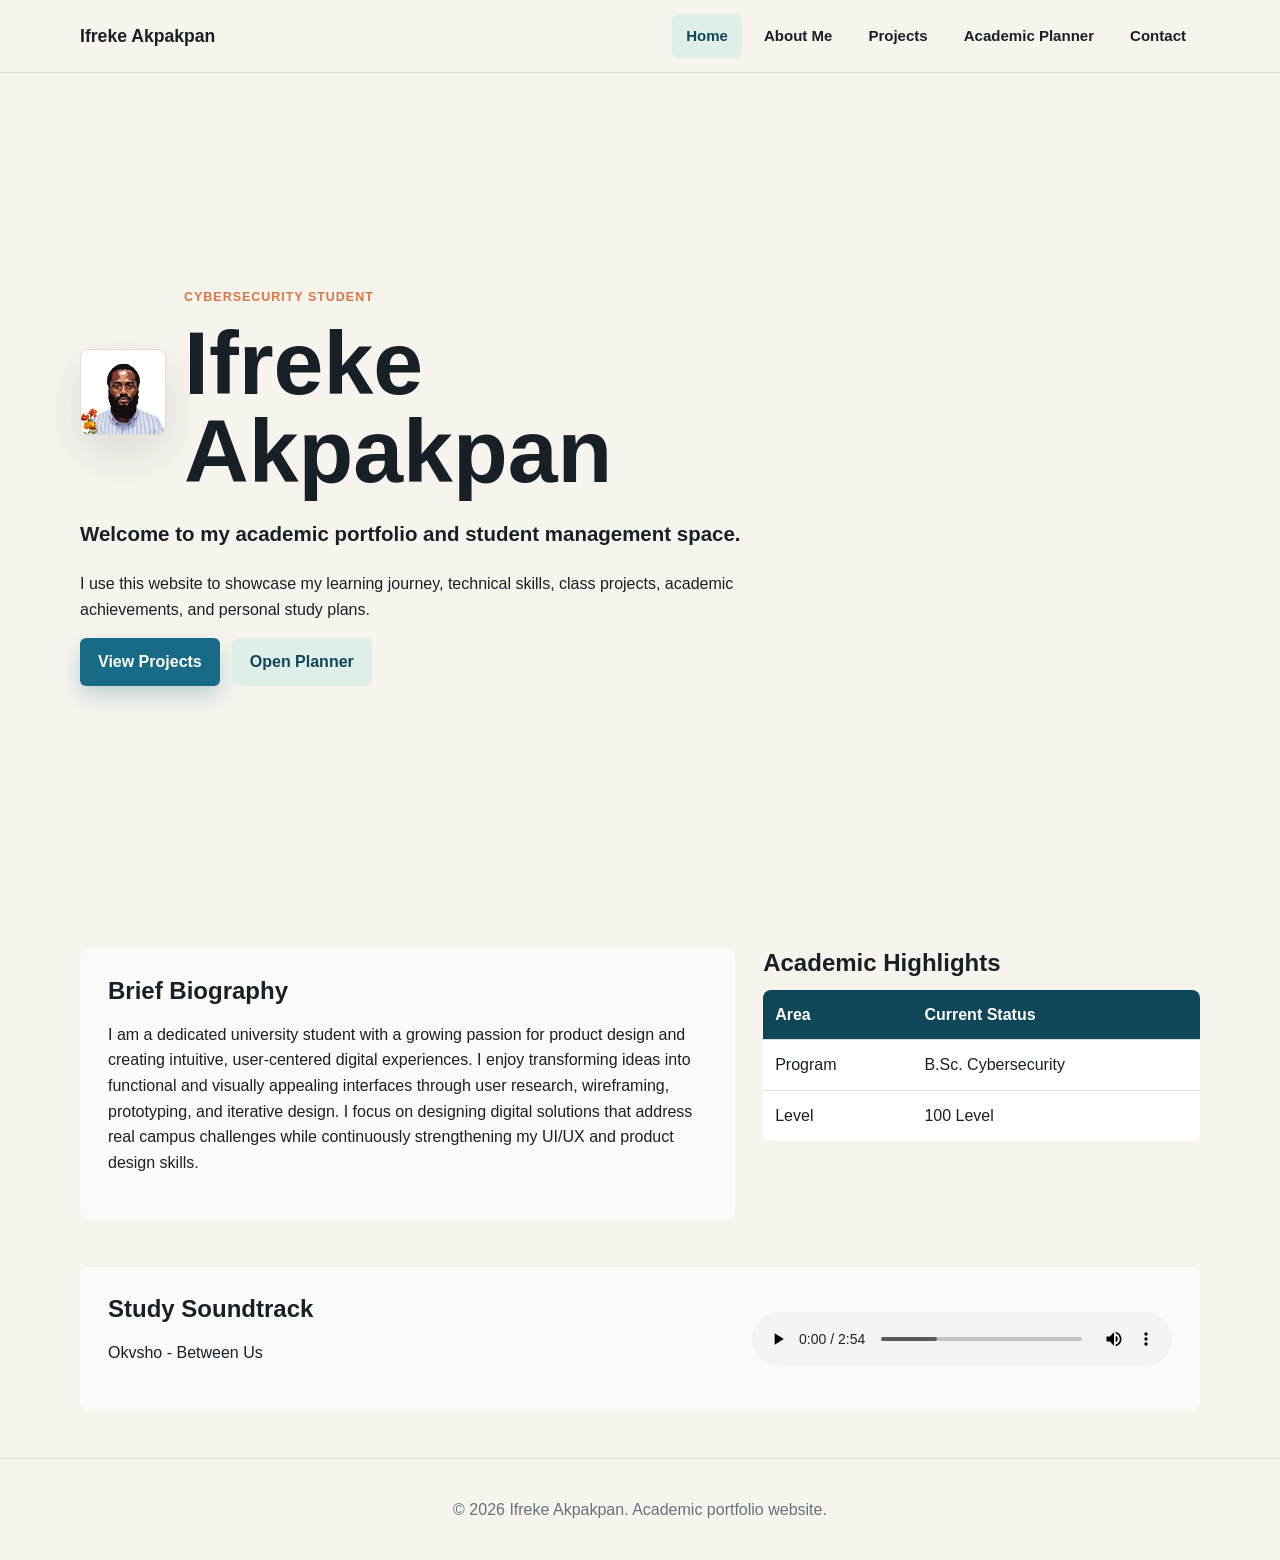
<file: index.html>
<!DOCTYPE html>
<html lang="en">
<head>
  <meta charset="UTF-8">
  <meta name="viewport" content="width=device-width, initial-scale=1.0">
  <title>Student Academic Portfolio</title>
  <link rel="stylesheet" href="css/styles.css">
  <script src="js/main.js" defer></script>
</head>
<body>
  <header class="site-header">
    <nav class="navbar" aria-label="Main navigation">
      <a class="brand" href="index.html">Ifreke Akpakpan</a>
      <button class="menu-toggle" type="button" aria-expanded="false" aria-controls="primary-menu">Menu</button>
      <ul class="nav-links" id="primary-menu">
        <li><a class="active" href="index.html">Home</a></li>
        <li><a href="about.html">About Me</a></li>
        <li><a href="projects.html">Projects</a></li>
        <li><a href="planner.html">Academic Planner</a></li>
        <li><a href="contact.html">Contact</a></li>
      </ul>
    </nav>
  </header>

  <main>
    <section class="hero">
      <div class="hero-copy">
        <div class="hero-identity">
          <figure class="profile-frame">
            <img src="assets/Profile image.png" alt="Portrait of Ifreke Akpakpan">
            <figcaption>Profile photograph</figcaption>
          </figure>
          <div>
            <p class="eyebrow">Cybersecurity student</p>
            <h1>Ifreke Akpakpan</h1>
          </div>
        </div>
        <p class="welcome">Welcome to my academic portfolio and student management space.</p>
        <p>
          I use this website to showcase my learning journey, technical skills,
          class projects, academic achievements, and personal study plans.
        </p>
        <div class="hero-actions">
          <a class="button primary" href="projects.html">View Projects</a>
          <a class="button secondary" href="planner.html">Open Planner</a>
        </div>
      </div>
    </section>

    <section class="section-grid" aria-labelledby="bio-title">
      <article>
        <h2 id="bio-title">Brief Biography</h2>
        <p>
          I am a dedicated university student with a growing passion for product
          design and creating intuitive, user-centered digital experiences. I
          enjoy transforming ideas into functional and visually appealing
          interfaces through user research, wireframing, prototyping, and
          iterative design. I focus on designing digital solutions that address
          real campus challenges while continuously strengthening my UI/UX and
          product design skills.
        </p>
      </article>
      <article class="academic-highlights">
        <h2>Academic Highlights</h2>
        <table>
          <thead>
            <tr>
              <th>Area</th>
              <th>Current Status</th>
            </tr>
          </thead>
          <tbody>
            <tr>
              <td>Program</td>
              <td>B.Sc. Cybersecurity</td>
            </tr>
            <tr>
              <td>Level</td>
              <td>100 Level</td>
            </tr>
          </tbody>
        </table>
      </article>
    </section>

    <section class="media-band" aria-labelledby="media-title">
      <div>
        <h2 id="media-title">Study Soundtrack</h2>
        <p>Okvsho - Between Us</p>
      </div>
      <audio controls src="assets/Okvsho - Between Us.mp3">
        Your browser does not support the audio element.
      </audio>
    </section>
  </main>

  <footer>
    <p>&copy; 2026 Ifreke Akpakpan. Academic portfolio website.</p>
  </footer>
</body>
</html>
</file>
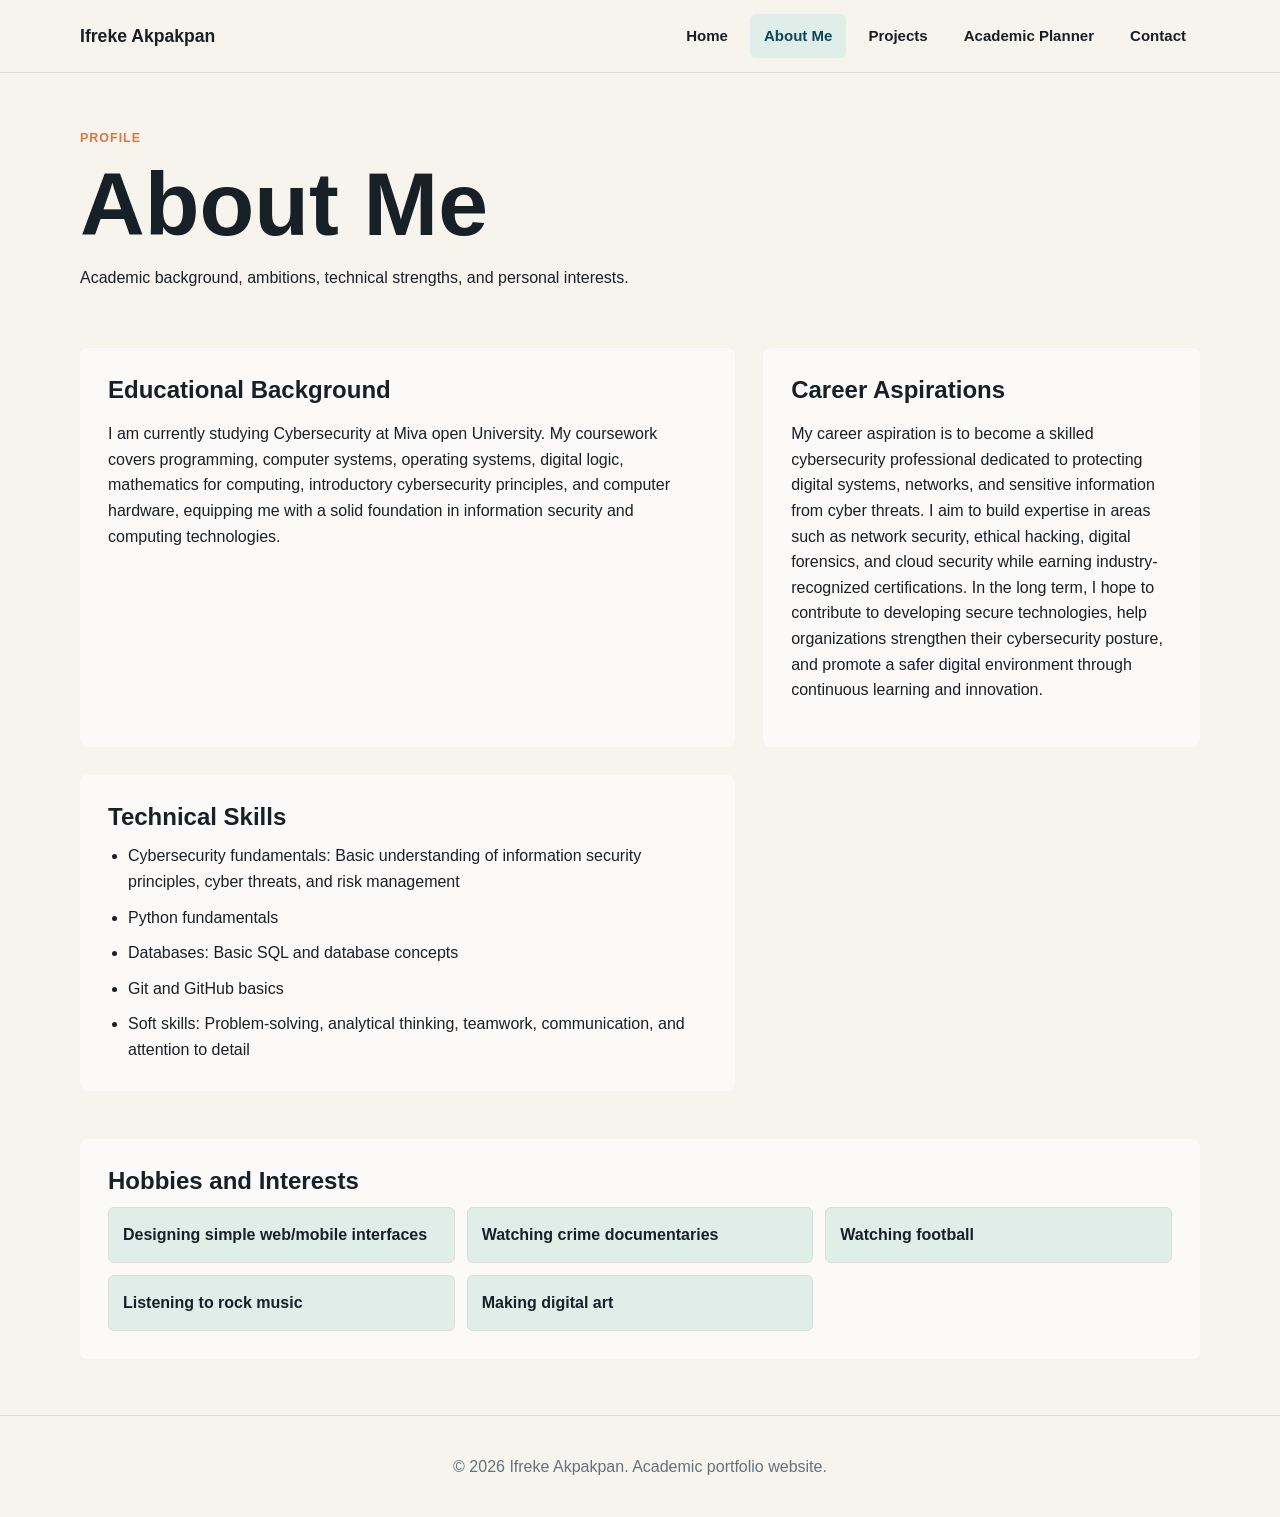
<file: about.html>
<!DOCTYPE html>
<html lang="en">
<head>
  <meta charset="UTF-8">
  <meta name="viewport" content="width=device-width, initial-scale=1.0">
  <title>About Me | Student Academic Portfolio</title>
  <link rel="stylesheet" href="css/styles.css">
  <script src="js/main.js" defer></script>
</head>
<body>
  <header class="site-header">
    <nav class="navbar" aria-label="Main navigation">
      <a class="brand" href="index.html">Ifreke Akpakpan</a>
      <button class="menu-toggle" type="button" aria-expanded="false" aria-controls="primary-menu">Menu</button>
      <ul class="nav-links" id="primary-menu">
        <li><a href="index.html">Home</a></li>
        <li><a class="active" href="about.html">About Me</a></li>
        <li><a href="projects.html">Projects</a></li>
        <li><a href="planner.html">Academic Planner</a></li>
        <li><a href="contact.html">Contact</a></li>
      </ul>
    </nav>
  </header>

  <main>
    <section class="page-title">
      <p class="eyebrow">Profile</p>
      <h1>About Me</h1>
      <p>Academic background, ambitions, technical strengths, and personal interests.</p>
    </section>

    <section class="content-layout">
      <article class="about-card">
        <h2>Educational Background</h2>
        <p>
          I am currently studying Cybersecurity at Miva open University. My
          coursework covers programming, computer systems, operating systems,
          digital logic, mathematics for computing, introductory cybersecurity
          principles, and computer hardware, equipping me with a solid foundation
          in information security and computing technologies.
        </p>
      </article>

      <article class="about-card">
        <h2>Career Aspirations</h2>
        <p>
          My career aspiration is to become a skilled cybersecurity professional
          dedicated to protecting digital systems, networks, and sensitive
          information from cyber threats. I aim to build expertise in areas such
          as network security, ethical hacking, digital forensics, and cloud
          security while earning industry-recognized certifications. In the long
          term, I hope to contribute to developing secure technologies, help
          organizations strengthen their cybersecurity posture, and promote a
          safer digital environment through continuous learning and innovation.
        </p>
      </article>

      <aside class="info-panel">
        <h2>Technical Skills</h2>
        <ul class="skill-list">
          <li>Cybersecurity fundamentals: Basic understanding of information security principles, cyber threats, and risk management</li>
          <li>Python fundamentals</li>
          <li>Databases: Basic SQL and database concepts</li>
          <li>Git and GitHub basics</li>
          <li>Soft skills: Problem-solving, analytical thinking, teamwork, communication, and attention to detail</li>
        </ul>
      </aside>
    </section>

    <section class="interests">
      <h2>Hobbies and Interests</h2>
      <div class="interest-grid">
        <span>Designing simple web/mobile interfaces</span>
        <span>Watching crime documentaries</span>
        <span>Watching football</span>
        <span>Listening to rock music</span>
        <span>Making digital art</span>
      </div>
    </section>
  </main>

  <footer>
    <p>&copy; 2026 Ifreke Akpakpan. Academic portfolio website.</p>
  </footer>
</body>
</html>
</file>
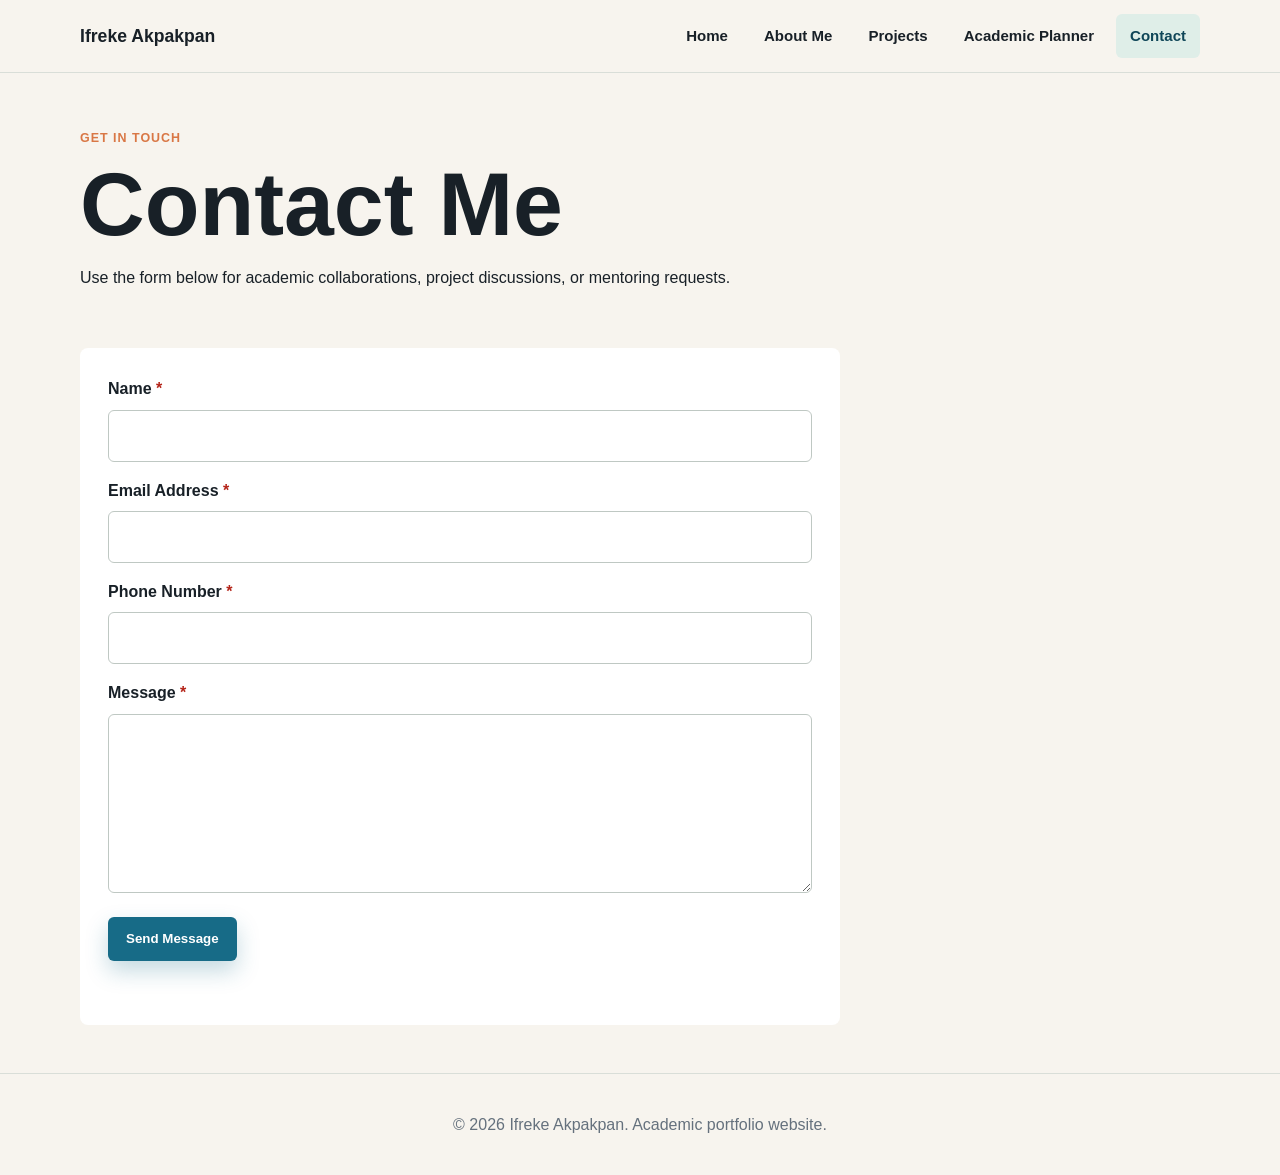
<file: contact.html>
<!DOCTYPE html>
<html lang="en">
<head>
  <meta charset="UTF-8">
  <meta name="viewport" content="width=device-width, initial-scale=1.0">
  <title>Contact | Student Academic Portfolio</title>
  <link rel="stylesheet" href="css/styles.css">
  <script src="js/main.js" defer></script>
</head>
<body>
  <header class="site-header">
    <nav class="navbar" aria-label="Main navigation">
      <a class="brand" href="index.html">Ifreke Akpakpan</a>
      <button class="menu-toggle" type="button" aria-expanded="false" aria-controls="primary-menu">Menu</button>
      <ul class="nav-links" id="primary-menu">
        <li><a href="index.html">Home</a></li>
        <li><a href="about.html">About Me</a></li>
        <li><a href="projects.html">Projects</a></li>
        <li><a href="planner.html">Academic Planner</a></li>
        <li><a class="active" href="contact.html">Contact</a></li>
      </ul>
    </nav>
  </header>

  <main>
    <section class="page-title">
      <p class="eyebrow">Get in Touch</p>
      <h1>Contact Me</h1>
      <p>Use the form below for academic collaborations, project discussions, or mentoring requests.</p>
    </section>

    <section class="contact-layout">
      <form class="contact-form" id="contact-form" novalidate>
        <div class="form-field">
          <label for="name">Name <span class="required">*</span></label>
          <input id="name" name="name" type="text" autocomplete="name">
        </div>
        <div class="form-field">
          <label for="email">Email Address <span class="required">*</span></label>
          <input id="email" name="email" type="email" autocomplete="email">
        </div>
        <div class="form-field">
          <label for="phone">Phone Number <span class="required">*</span></label>
          <input id="phone" name="phone" type="tel" autocomplete="tel">
        </div>
        <div class="form-field">
          <label for="message">Message <span class="required">*</span></label>
          <textarea id="message" name="message" rows="6"></textarea>
        </div>
        <button class="button primary" type="submit">Send Message</button>
        <p class="form-message" id="contact-message" aria-live="polite"></p>
      </form>
    </section>
  </main>

  <footer>
    <p>&copy; 2026 Ifreke Akpakpan. Academic portfolio website.</p>
  </footer>
</body>
</html>
</file>
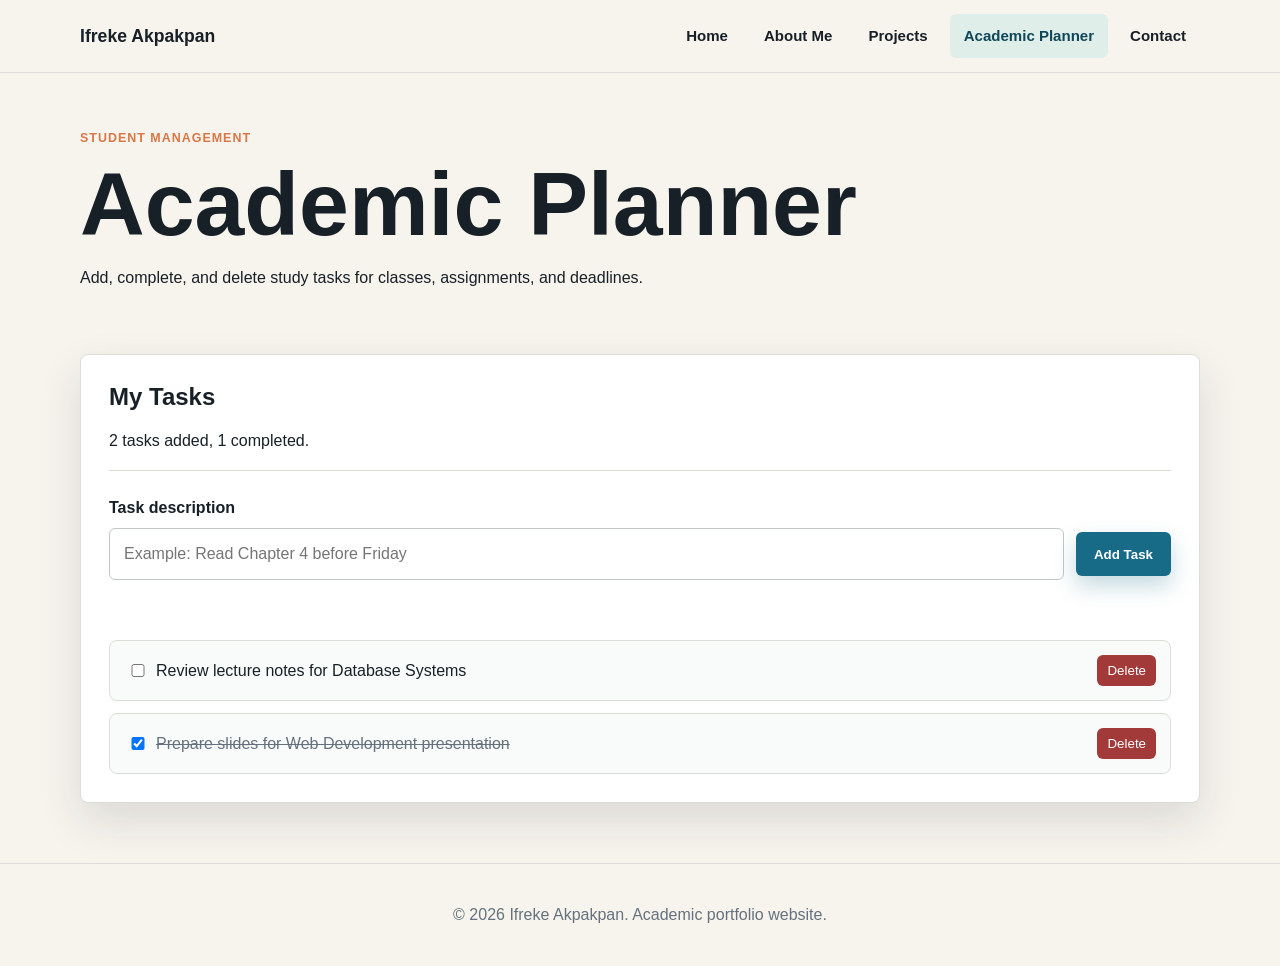
<file: planner.html>
<!DOCTYPE html>
<html lang="en">
<head>
  <meta charset="UTF-8">
  <meta name="viewport" content="width=device-width, initial-scale=1.0">
  <title>Academic Planner | Student Academic Portfolio</title>
  <link rel="stylesheet" href="css/styles.css">
  <script src="js/main.js" defer></script>
</head>
<body>
  <header class="site-header">
    <nav class="navbar" aria-label="Main navigation">
      <a class="brand" href="index.html">Ifreke Akpakpan</a>
      <button class="menu-toggle" type="button" aria-expanded="false" aria-controls="primary-menu">Menu</button>
      <ul class="nav-links" id="primary-menu">
        <li><a href="index.html">Home</a></li>
        <li><a href="about.html">About Me</a></li>
        <li><a href="projects.html">Projects</a></li>
        <li><a class="active" href="planner.html">Academic Planner</a></li>
        <li><a href="contact.html">Contact</a></li>
      </ul>
    </nav>
  </header>

  <main>
    <section class="page-title">
      <p class="eyebrow">Student Management</p>
      <h1>Academic Planner</h1>
      <p>Add, complete, and delete study tasks for classes, assignments, and deadlines.</p>
    </section>

    <section class="planner-shell" aria-labelledby="planner-title">
      <div class="planner-header">
        <div>
          <h2 id="planner-title">My Tasks</h2>
          <p id="task-summary">No tasks added yet.</p>
        </div>
      </div>

      <form class="task-form" id="task-form">
        <label for="task-input">Task description</label>
        <div class="input-row">
          <input id="task-input" type="text" placeholder="Example: Read Chapter 4 before Friday">
          <button class="button primary" type="submit">Add Task</button>
        </div>
        <p class="form-message" id="task-message" aria-live="polite"></p>
      </form>

      <ul class="task-list" id="task-list" aria-live="polite"></ul>
    </section>
  </main>

  <footer>
    <p>&copy; 2026 Ifreke Akpakpan. Academic portfolio website.</p>
  </footer>
</body>
</html>
</file>
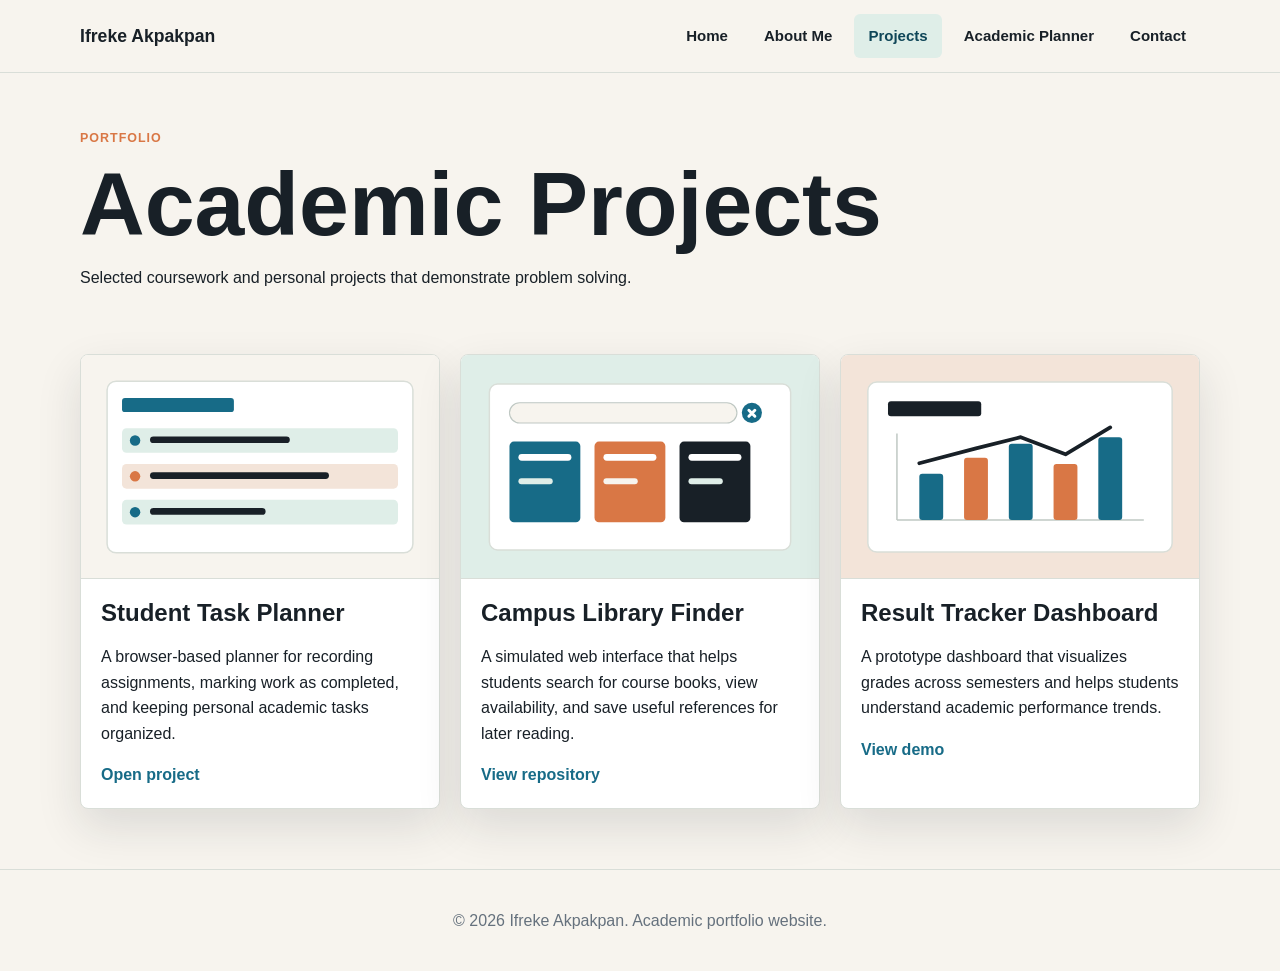
<file: projects.html>
<!DOCTYPE html>
<html lang="en">
<head>
  <meta charset="UTF-8">
  <meta name="viewport" content="width=device-width, initial-scale=1.0">
  <title>Projects | Student Academic Portfolio</title>
  <link rel="stylesheet" href="css/styles.css">
  <script src="js/main.js" defer></script>
</head>
<body>
  <header class="site-header">
    <nav class="navbar" aria-label="Main navigation">
      <a class="brand" href="index.html">Ifreke Akpakpan</a>
      <button class="menu-toggle" type="button" aria-expanded="false" aria-controls="primary-menu">Menu</button>
      <ul class="nav-links" id="primary-menu">
        <li><a href="index.html">Home</a></li>
        <li><a href="about.html">About Me</a></li>
        <li><a class="active" href="projects.html">Projects</a></li>
        <li><a href="planner.html">Academic Planner</a></li>
        <li><a href="contact.html">Contact</a></li>
      </ul>
    </nav>
  </header>

  <main>
    <section class="page-title">
      <p class="eyebrow">Portfolio</p>
      <h1>Academic Projects</h1>
      <p>Selected coursework and personal projects that demonstrate problem solving.</p>
    </section>

    <section class="project-grid" aria-label="Project list">
      <article class="project-card">
        <img src="assets/project-planner.svg" alt="Screenshot illustration of a planner dashboard">
        <div>
          <h2>Student Task Planner</h2>
          <p>
            A browser-based planner for recording assignments, marking work as
            completed, and keeping personal academic tasks organized.
          </p>
          <a href="planner.html">Open project</a>
        </div>
      </article>

      <article class="project-card">
        <img src="assets/project-library.svg" alt="Screenshot illustration of a library search interface">
        <div>
          <h2>Campus Library Finder</h2>
          <p>
            A simulated web interface that helps students search for course books,
            view availability, and save useful references for later reading.
          </p>
          <a href="https://github.com/example/campus-library-finder">View repository</a>
        </div>
      </article>

      <article class="project-card">
        <img src="assets/project-results.svg" alt="Screenshot illustration of student results charts">
        <div>
          <h2>Result Tracker Dashboard</h2>
          <p>
            A prototype dashboard that visualizes grades across semesters and
            helps students understand academic performance trends.
          </p>
          <a href="https://example.com/result-tracker-demo">View demo</a>
        </div>
      </article>
    </section>
  </main>

  <footer>
    <p>&copy; 2026 Ifreke Akpakpan. Academic portfolio website.</p>
  </footer>
</body>
</html>
</file>
<file: css/styles.css>
:root {
  --ink: #182027;
  --muted: #65717d;
  --paper: #f7f4ee;
  --surface: #ffffff;
  --line: #d9ded8;
  --primary: #176b87;
  --primary-dark: #0f4658;
  --accent: #d97745;
  --mint: #dfeee8;
  --shadow: 0 18px 45px rgba(24, 32, 39, 0.12);
}

* {
  box-sizing: border-box;
}

body {
  margin: 0;
  font-family: Arial, Helvetica, sans-serif;
  color: var(--ink);
  background: var(--paper);
  line-height: 1.6;
}

img {
  display: block;
  max-width: 100%;
}

a {
  color: var(--primary);
  text-decoration: none;
  transition: color 180ms ease, transform 180ms ease;
}

a:hover {
  color: var(--accent);
}

.site-header {
  position: sticky;
  top: 0;
  z-index: 10;
  background: rgba(247, 244, 238, 0.94);
  border-bottom: 1px solid var(--line);
  backdrop-filter: blur(10px);
}

.navbar {
  width: min(1120px, calc(100% - 32px));
  min-height: 72px;
  margin: 0 auto;
  display: flex;
  align-items: center;
  justify-content: space-between;
  gap: 24px;
}

.brand {
  font-weight: 800;
  color: var(--ink);
  font-size: 1.1rem;
}

.nav-links {
  display: flex;
  align-items: center;
  gap: 8px;
  padding: 0;
  margin: 0;
  list-style: none;
}

.nav-links a {
  display: block;
  padding: 10px 14px;
  border-radius: 6px;
  color: var(--ink);
  font-weight: 700;
  font-size: 0.94rem;
}

.nav-links a:hover,
.nav-links a.active {
  background: var(--mint);
  color: var(--primary-dark);
}

.menu-toggle {
  display: none;
  border: 1px solid var(--line);
  background: var(--surface);
  color: var(--ink);
  border-radius: 6px;
  padding: 8px 12px;
  font-weight: 700;
}

main {
  width: min(1120px, calc(100% - 32px));
  margin: 0 auto;
}

.hero {
  min-height: calc(100vh - 72px);
  display: flex;
  align-items: center;
  padding: 52px 0;
}

.hero-copy {
  width: min(780px, 100%);
}

.hero-identity {
  display: flex;
  align-items: center;
  gap: 18px;
  margin-bottom: 22px;
}

.hero h1,
.page-title h1 {
  margin: 0;
  font-size: clamp(2.4rem, 7vw, 5.7rem);
  line-height: 0.98;
  letter-spacing: 0;
}

.hero p,
.page-title p {
  max-width: 680px;
}

.welcome {
  font-size: 1.28rem;
  font-weight: 700;
}

.eyebrow {
  margin: 0 0 12px;
  color: var(--accent);
  font-weight: 800;
  text-transform: uppercase;
  letter-spacing: 0.08em;
  font-size: 0.78rem;
}

.hero-actions,
.input-row {
  display: flex;
  flex-wrap: wrap;
  gap: 12px;
  align-items: center;
}

.button {
  display: inline-flex;
  justify-content: center;
  align-items: center;
  min-height: 44px;
  border: 0;
  border-radius: 6px;
  padding: 11px 18px;
  font-weight: 800;
  cursor: pointer;
  transition: transform 180ms ease, background 180ms ease, box-shadow 180ms ease;
}

.button:hover {
  transform: translateY(-2px);
}

.button.primary {
  color: #fff;
  background: var(--primary);
  box-shadow: 0 10px 22px rgba(23, 107, 135, 0.25);
}

.button.primary:hover {
  background: var(--primary-dark);
}

.button.secondary {
  color: var(--primary-dark);
  background: var(--mint);
}

.profile-frame,
.project-card,
.planner-shell,
.contact-form,
.contact-card,
.info-panel {
  background: var(--surface);
  border: 1px solid var(--line);
  border-radius: 8px;
  box-shadow: var(--shadow);
}

.profile-frame {
  margin: 0;
  overflow: hidden;
  width: 86px;
  flex: 0 0 86px;
}

.profile-frame img {
  width: 100%;
  aspect-ratio: 1;
  object-fit: cover;
}

.profile-frame figcaption {
  padding: 8px 10px 10px;
  color: var(--muted);
  font-size: 0.76rem;
  line-height: 1.25;
}

.hero-identity .profile-frame figcaption {
  display: none;
}

.section-grid,
.content-layout,
.contact-layout {
  display: grid;
  grid-template-columns: minmax(0, 1.2fr) minmax(280px, 0.8fr);
  gap: 28px;
  padding: 48px 0;
}

.page-title + .content-layout,
.page-title + .contact-layout {
  padding-top: 18px;
}

.section-grid article,
.media-band,
.interests {
  background: rgba(255, 255, 255, 0.62);
  border-top: 0;
  border-radius: 8px;
  padding: 28px;
}

.section-grid .academic-highlights {
  background: transparent;
  border-top: 0;
  box-shadow: none;
  padding: 0;
}

h2 {
  margin: 0 0 12px;
  line-height: 1.2;
}

table {
  width: 100%;
  border-collapse: collapse;
  overflow: hidden;
  background: var(--surface);
  border-radius: 8px;
}

th,
td {
  text-align: left;
  padding: 12px;
  border-bottom: 1px solid var(--line);
}

tbody tr:last-child td {
  border-bottom: 0;
}

th {
  color: #fff;
  background: var(--primary-dark);
}

.media-band {
  display: flex;
  align-items: center;
  justify-content: space-between;
  gap: 24px;
  margin-bottom: 48px;
}

audio {
  width: min(420px, 100%);
}

.page-title {
  padding: 56px 0 24px;
}

.content-layout article,
.info-panel,
.interests {
  padding: 28px;
}

.interests {
  margin-bottom: 56px;
}

.about-card,
.info-panel,
.interests {
  background: rgba(255, 255, 255, 0.62);
  border: 0;
  border-radius: 8px;
  box-shadow: none;
}

.skill-list {
  display: grid;
  gap: 10px;
  margin: 0;
  padding-left: 20px;
}

.interest-grid {
  display: grid;
  grid-template-columns: repeat(3, 1fr);
  gap: 12px;
}

.interest-grid span {
  padding: 14px;
  border: 1px solid var(--line);
  border-radius: 6px;
  background: var(--mint);
  font-weight: 700;
}

.project-grid {
  display: grid;
  grid-template-columns: repeat(3, 1fr);
  gap: 20px;
  padding: 24px 0 60px;
}

.project-card {
  overflow: hidden;
  transition: transform 180ms ease, box-shadow 180ms ease;
}

.project-card:hover {
  transform: translateY(-5px);
  box-shadow: 0 24px 55px rgba(24, 32, 39, 0.16);
}

.project-card img {
  width: 100%;
  aspect-ratio: 16 / 10;
  object-fit: cover;
  border-bottom: 1px solid var(--line);
}

.project-card div {
  padding: 20px;
}

.project-card a {
  font-weight: 800;
}

.planner-shell {
  padding: 28px;
  margin: 24px 0 60px;
}

.planner-header {
  display: flex;
  justify-content: space-between;
  gap: 20px;
  border-bottom: 1px solid var(--line);
  margin-bottom: 24px;
}

.task-form label,
.form-field label {
  display: block;
  margin-bottom: 8px;
  font-weight: 800;
}

input,
textarea {
  width: 100%;
  border: 1px solid #bfc8c3;
  border-radius: 6px;
  padding: 12px 14px;
  color: var(--ink);
  background: #fff;
  font: inherit;
  transition: border 160ms ease, box-shadow 160ms ease;
}

input:focus,
textarea:focus {
  outline: 0;
  border-color: var(--primary);
  box-shadow: 0 0 0 3px rgba(23, 107, 135, 0.16);
}

.input-row input {
  flex: 1 1 280px;
}

.task-list {
  display: grid;
  gap: 12px;
  padding: 0;
  margin: 24px 0 0;
  list-style: none;
}

.task-item {
  display: grid;
  grid-template-columns: auto 1fr auto;
  align-items: center;
  gap: 12px;
  padding: 14px;
  background: #f9fbfa;
  border: 1px solid var(--line);
  border-radius: 8px;
  animation: slideIn 220ms ease both;
}

.task-item.completed span {
  color: var(--muted);
  text-decoration: line-through;
}

.task-item button {
  border: 0;
  border-radius: 6px;
  padding: 8px 10px;
  color: #fff;
  background: #a33a3a;
  cursor: pointer;
}

.contact-form {
  grid-column: 1 / -1;
  max-width: 760px;
  padding: 28px;
  border: 0;
  box-shadow: none;
}

.form-field {
  margin-bottom: 16px;
}

.required {
  color: #b42318;
}

.form-message {
  min-height: 24px;
  margin: 12px 0 0;
  font-weight: 800;
}

.form-message.success {
  color: #1f7a4c;
}

.form-message.error {
  color: #a33a3a;
}

.contact-card {
  padding: 28px;
  align-self: start;
}

footer {
  border-top: 1px solid var(--line);
  padding: 22px 16px;
  text-align: center;
  color: var(--muted);
}

@keyframes slideIn {
  from {
    opacity: 0;
    transform: translateY(10px);
  }
  to {
    opacity: 1;
    transform: translateY(0);
  }
}

@media (max-width: 860px) {
  .menu-toggle {
    display: inline-flex;
  }

  .nav-links {
    position: absolute;
    left: 16px;
    right: 16px;
    top: 72px;
    display: none;
    flex-direction: column;
    align-items: stretch;
    padding: 12px;
    background: var(--surface);
    border: 1px solid var(--line);
    border-radius: 8px;
    box-shadow: var(--shadow);
  }

  .nav-links.open {
    display: flex;
  }

  .section-grid,
  .content-layout,
  .contact-layout {
    grid-template-columns: 1fr;
  }

  .hero {
    min-height: auto;
    padding-top: 36px;
  }

  .hero-identity {
    align-items: flex-start;
  }

  .project-grid,
  .interest-grid {
    grid-template-columns: 1fr;
  }

  .media-band {
    align-items: flex-start;
    flex-direction: column;
  }
}

@media (max-width: 520px) {
  main,
  .navbar {
    width: min(100% - 24px, 1120px);
  }

  .hero h1,
  .page-title h1 {
    font-size: 2.25rem;
  }

  .hero-identity {
    gap: 14px;
  }

  .profile-frame {
    width: 68px;
    flex-basis: 68px;
  }

  .planner-shell,
  .contact-form,
  .contact-card,
  .content-layout article,
  .info-panel,
  .interests {
    padding: 20px;
  }

  .task-item {
    grid-template-columns: auto 1fr;
  }

  .task-item button {
    grid-column: 1 / -1;
  }
}
</file>
